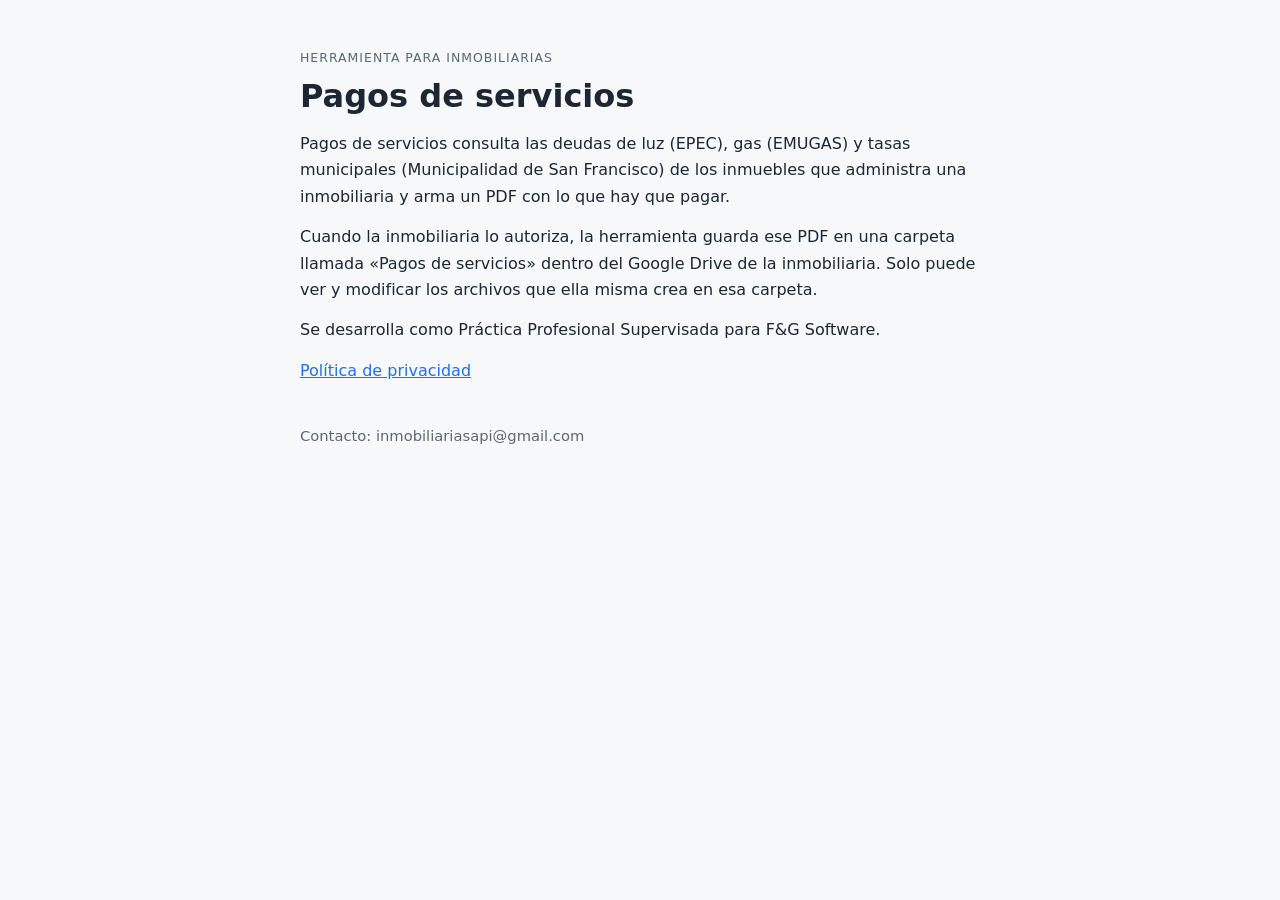
<file: index.html>
<!doctype html>
<html lang="es">
<head>
<meta charset="utf-8">
<meta name="viewport" content="width=device-width, initial-scale=1">
<title>Pagos de servicios</title>
<link rel="stylesheet" href="estilo.css">
</head>
<body>
<main>
  <p class="etiqueta">Herramienta para inmobiliarias</p>
  <h1>Pagos de servicios</h1>
  <p>Pagos de servicios consulta las deudas de luz (EPEC), gas (EMUGAS) y tasas municipales (Municipalidad de San Francisco) de los inmuebles que administra una inmobiliaria y arma un PDF con lo que hay que pagar.</p>
  <p>Cuando la inmobiliaria lo autoriza, la herramienta guarda ese PDF en una carpeta llamada «Pagos de servicios» dentro del Google Drive de la inmobiliaria. Solo puede ver y modificar los archivos que ella misma crea en esa carpeta.</p>
  <p>Se desarrolla como Práctica Profesional Supervisada para F&amp;G Software.</p>
  <p><a href="privacidad.html">Política de privacidad</a></p>
  <footer>Contacto: inmobiliariasapi@gmail.com</footer>
</main>
</body>
</html>
</file>
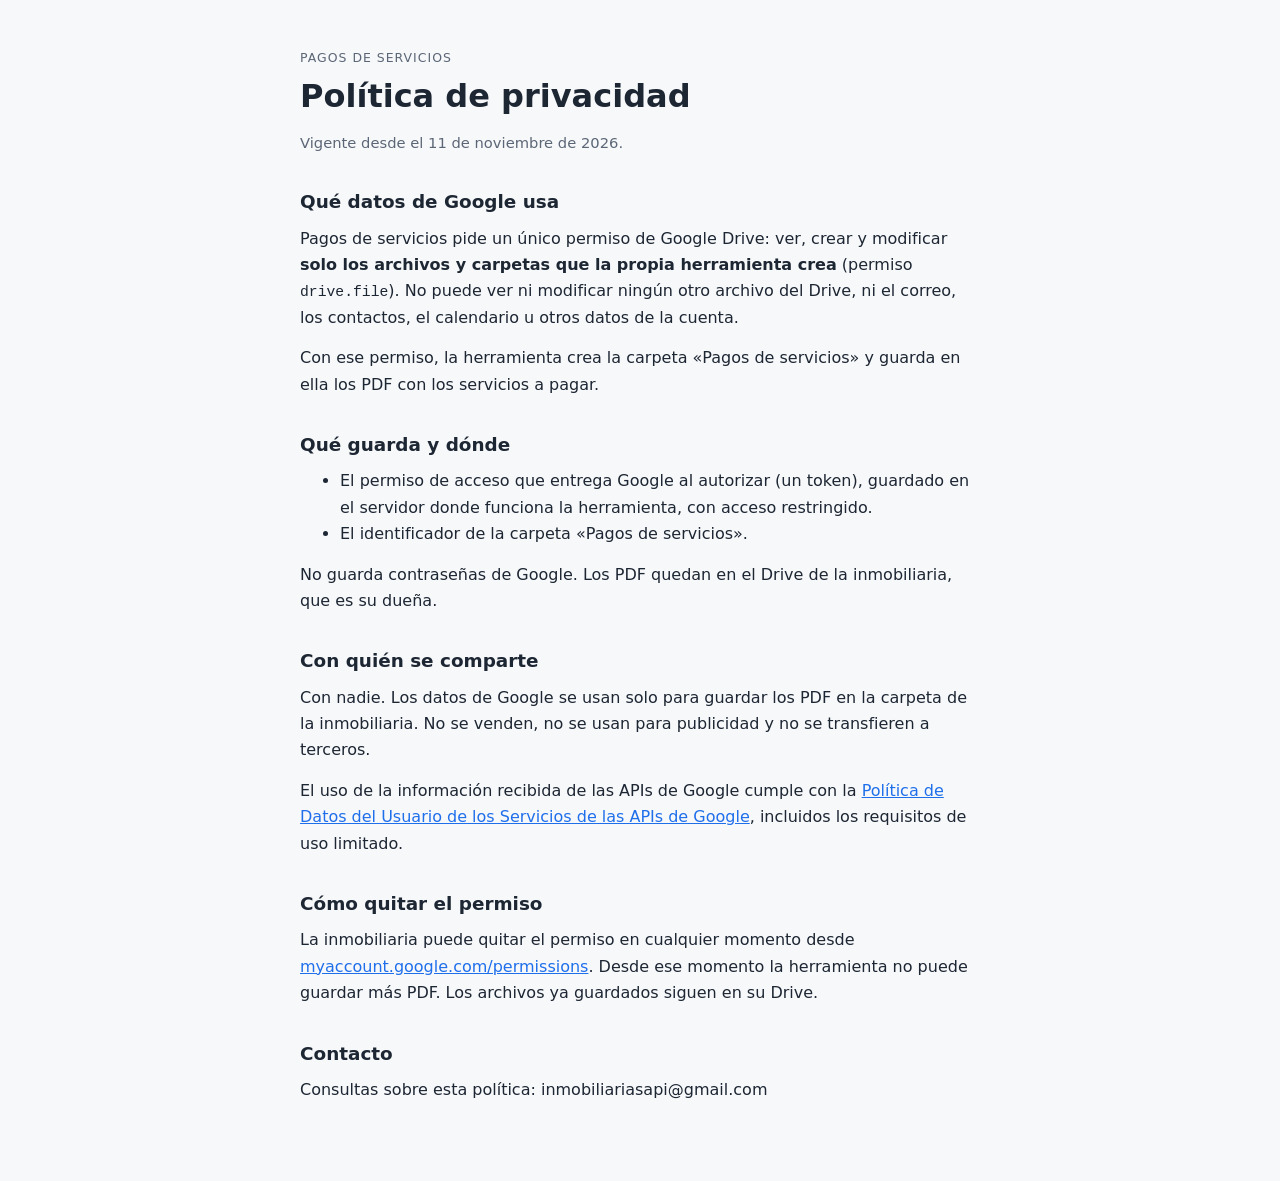
<file: privacidad.html>
<!doctype html>
<html lang="es">
<head>
<meta charset="utf-8">
<meta name="viewport" content="width=device-width, initial-scale=1">
<title>Política de privacidad · Pagos de servicios</title>
<link rel="stylesheet" href="estilo.css">
</head>
<body>
<main>
  <p class="etiqueta"><a href="./">Pagos de servicios</a></p>
  <h1>Política de privacidad</h1>
  <p class="fecha">Vigente desde el 11 de noviembre de 2026.</p>

  <h2>Qué datos de Google usa</h2>
  <p>Pagos de servicios pide un único permiso de Google Drive: ver, crear y modificar <strong>solo los archivos y carpetas que la propia herramienta crea</strong> (permiso <code>drive.file</code>). No puede ver ni modificar ningún otro archivo del Drive, ni el correo, los contactos, el calendario u otros datos de la cuenta.</p>
  <p>Con ese permiso, la herramienta crea la carpeta «Pagos de servicios» y guarda en ella los PDF con los servicios a pagar.</p>

  <h2>Qué guarda y dónde</h2>
  <ul>
    <li>El permiso de acceso que entrega Google al autorizar (un token), guardado en el servidor donde funciona la herramienta, con acceso restringido.</li>
    <li>El identificador de la carpeta «Pagos de servicios».</li>
  </ul>
  <p>No guarda contraseñas de Google. Los PDF quedan en el Drive de la inmobiliaria, que es su dueña.</p>

  <h2>Con quién se comparte</h2>
  <p>Con nadie. Los datos de Google se usan solo para guardar los PDF en la carpeta de la inmobiliaria. No se venden, no se usan para publicidad y no se transfieren a terceros.</p>
  <p>El uso de la información recibida de las APIs de Google cumple con la <a href="https://developers.google.com/terms/api-services-user-data-policy">Política de Datos del Usuario de los Servicios de las APIs de Google</a>, incluidos los requisitos de uso limitado.</p>

  <h2>Cómo quitar el permiso</h2>
  <p>La inmobiliaria puede quitar el permiso en cualquier momento desde <a href="https://myaccount.google.com/permissions">myaccount.google.com/permissions</a>. Desde ese momento la herramienta no puede guardar más PDF. Los archivos ya guardados siguen en su Drive.</p>

  <h2>Contacto</h2>
  <p>Consultas sobre esta política: inmobiliariasapi@gmail.com</p>
</main>
</body>
</html>
</file>
<file: estilo.css>
:root {
  --fondo: #f7f8fa;
  --texto: #1d2633;
  --suave: #5b6676;
  --acento: #1f6feb;
  color-scheme: light dark;
}
@media (prefers-color-scheme: dark) {
  :root { --fondo: #12161d; --texto: #e5e9ef; --suave: #9aa4b2; --acento: #6ea8ff; }
}
body {
  margin: 0;
  background: var(--fondo);
  color: var(--texto);
  font: 16px/1.65 system-ui, "Segoe UI", Roboto, sans-serif;
}
main {
  max-width: 680px;
  margin: 0 auto;
  padding: 48px 20px 64px;
}
h1 { font-size: 2rem; line-height: 1.2; margin: 0 0 16px; }
h2 { font-size: 1.15rem; margin: 32px 0 8px; }
p, ul { margin: 0 0 14px; }
a { color: var(--acento); }
code { font-size: .92em; }
.etiqueta { text-transform: uppercase; letter-spacing: .08em; font-size: .78rem; color: var(--suave); margin-bottom: 8px; }
.etiqueta a { color: inherit; text-decoration: none; }
.fecha { color: var(--suave); font-size: .92rem; }
footer { margin-top: 40px; color: var(--suave); font-size: .92rem; }
</file>
